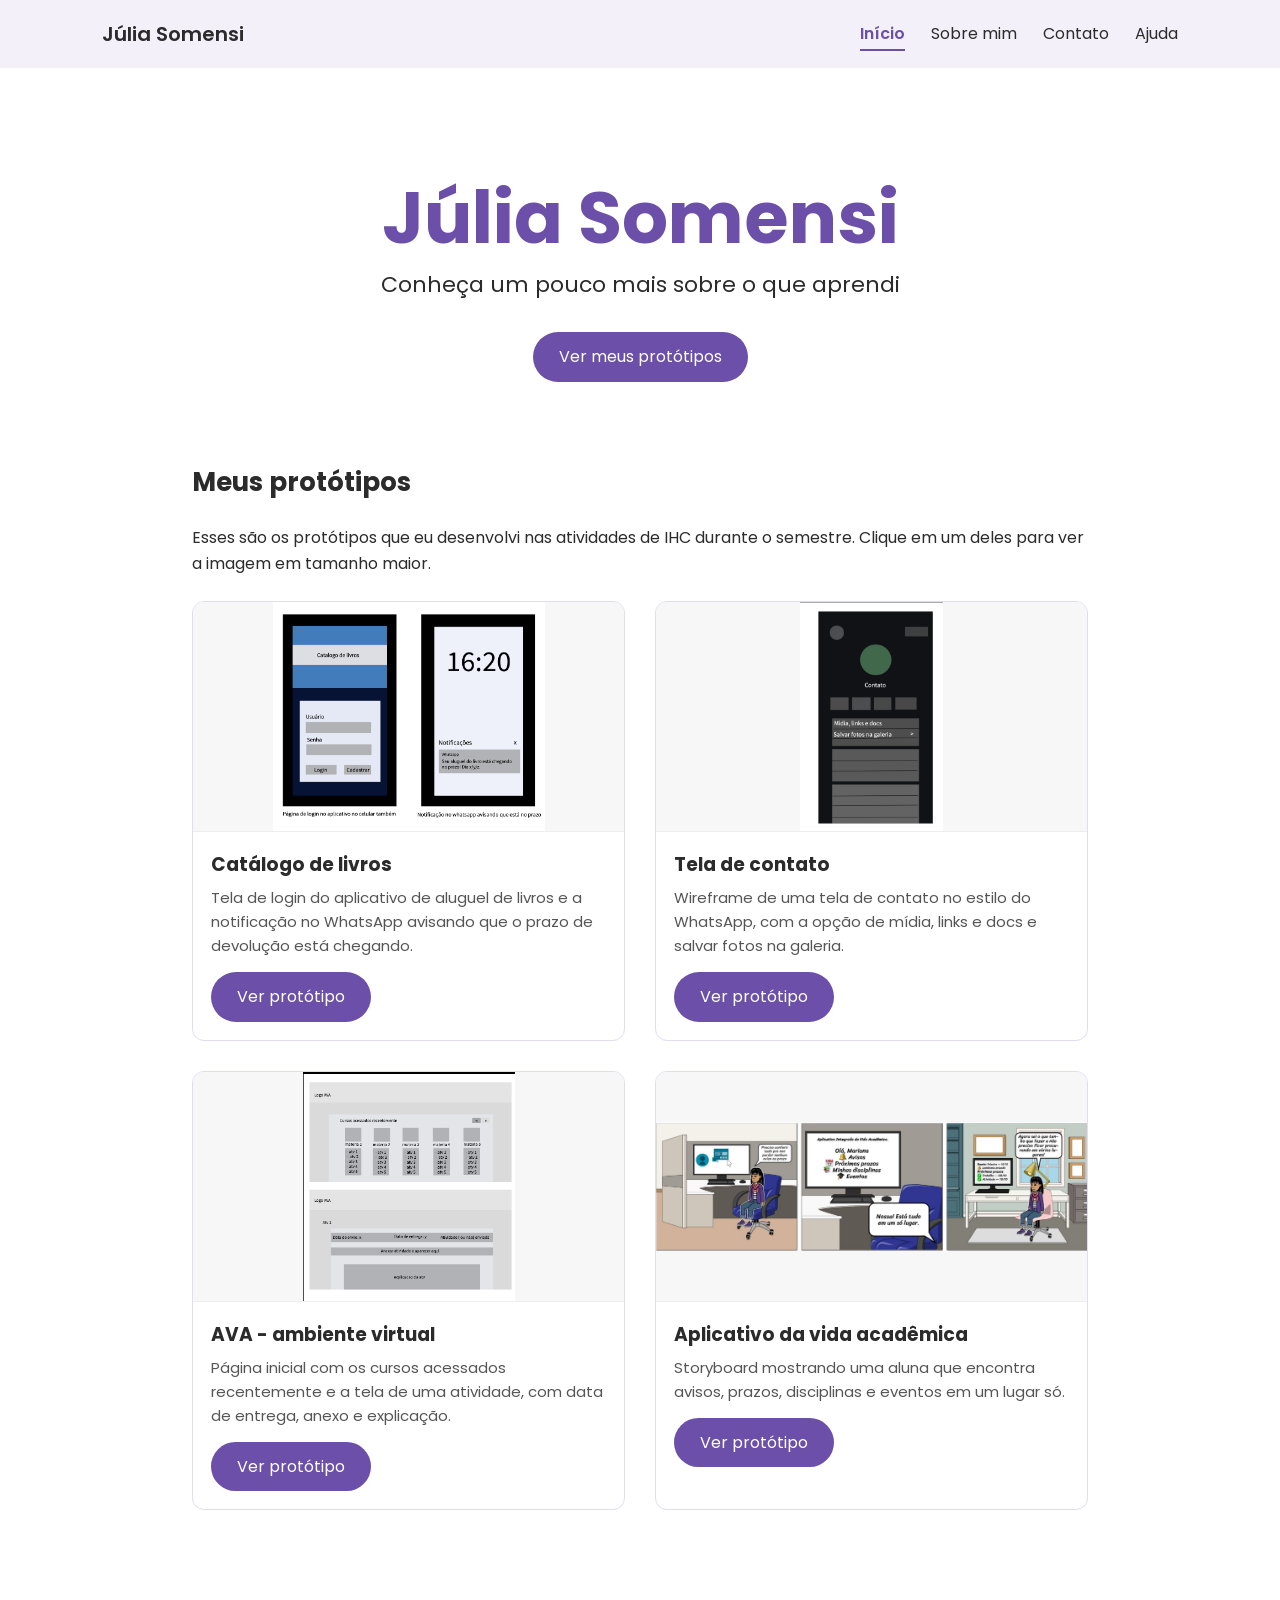
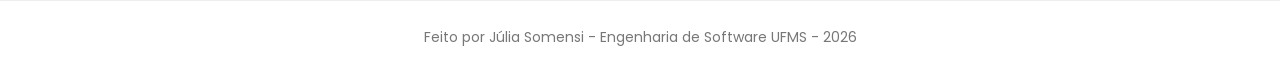
<file: index.html>
<!DOCTYPE html>
<html lang="pt-BR">
<head>
  <meta charset="UTF-8">
  <meta name="viewport" content="width=device-width, initial-scale=1.0">
  <title>Início - Júlia Somensi</title>
  <link href="https://fonts.googleapis.com/css2?family=Poppins:wght@400;600&display=swap" rel="stylesheet">
  <link rel="stylesheet" href="style.css">
</head>
<body>

  <header>
    <a href="index.html" class="nome-menu">Júlia Somensi</a>
    <nav>
      <a href="index.html" class="ativo">Início</a>
      <a href="sobre.html">Sobre mim</a>
      <a href="contato.html">Contato</a>
      <a href="ajuda.html">Ajuda</a>
    </nav>
  </header>

  <main>
    <section class="inicio">
      <h1>Júlia Somensi</h1>
      <p>Conheça um pouco mais sobre o que aprendi</p>
      <a href="#prototipos" class="botao">Ver meus protótipos</a>
    </section>

    <h2 id="prototipos">Meus protótipos</h2>
    <p>Esses são os protótipos que eu desenvolvi nas atividades de IHC durante o semestre. Clique em um deles para ver a imagem em tamanho maior.</p>

    <div class="prototipos">
      <div class="card">
        <a href="img/catalogo-livros.png" target="_blank"><img src="img/catalogo-livros.png" alt="Protótipo: Catálogo de livros"></a>
        <div class="card-texto">
          <h3>Catálogo de livros</h3>
          <p>Tela de login do aplicativo de aluguel de livros e a notificação no WhatsApp avisando que o prazo de devolução está chegando.</p>
          <a href="img/catalogo-livros.png" target="_blank" class="botao">Ver protótipo</a>
        </div>
      </div>
      <div class="card">
        <a href="img/contato-whatsapp.png" target="_blank"><img src="img/contato-whatsapp.png" alt="Protótipo: Tela de contato"></a>
        <div class="card-texto">
          <h3>Tela de contato</h3>
          <p>Wireframe de uma tela de contato no estilo do WhatsApp, com a opção de mídia, links e docs e salvar fotos na galeria.</p>
          <a href="img/contato-whatsapp.png" target="_blank" class="botao">Ver protótipo</a>
        </div>
      </div>
      <div class="card">
        <a href="img/ava.png" target="_blank"><img src="img/ava.png" alt="Protótipo: AVA - ambiente virtual"></a>
        <div class="card-texto">
          <h3>AVA - ambiente virtual</h3>
          <p>Página inicial com os cursos acessados recentemente e a tela de uma atividade, com data de entrega, anexo e explicação.</p>
          <a href="img/ava.png" target="_blank" class="botao">Ver protótipo</a>
        </div>
      </div>
      <div class="card">
        <a href="img/storyboard.png" target="_blank"><img src="img/storyboard.png" alt="Protótipo: Aplicativo da vida acadêmica"></a>
        <div class="card-texto">
          <h3>Aplicativo da vida acadêmica</h3>
          <p>Storyboard mostrando uma aluna que encontra avisos, prazos, disciplinas e eventos em um lugar só.</p>
          <a href="img/storyboard.png" target="_blank" class="botao">Ver protótipo</a>
        </div>
      </div>
    </div>
  </main>

  <footer>
    Feito por Júlia Somensi - Engenharia de Software UFMS - 2026
  </footer>

</body>
</html>
</file>
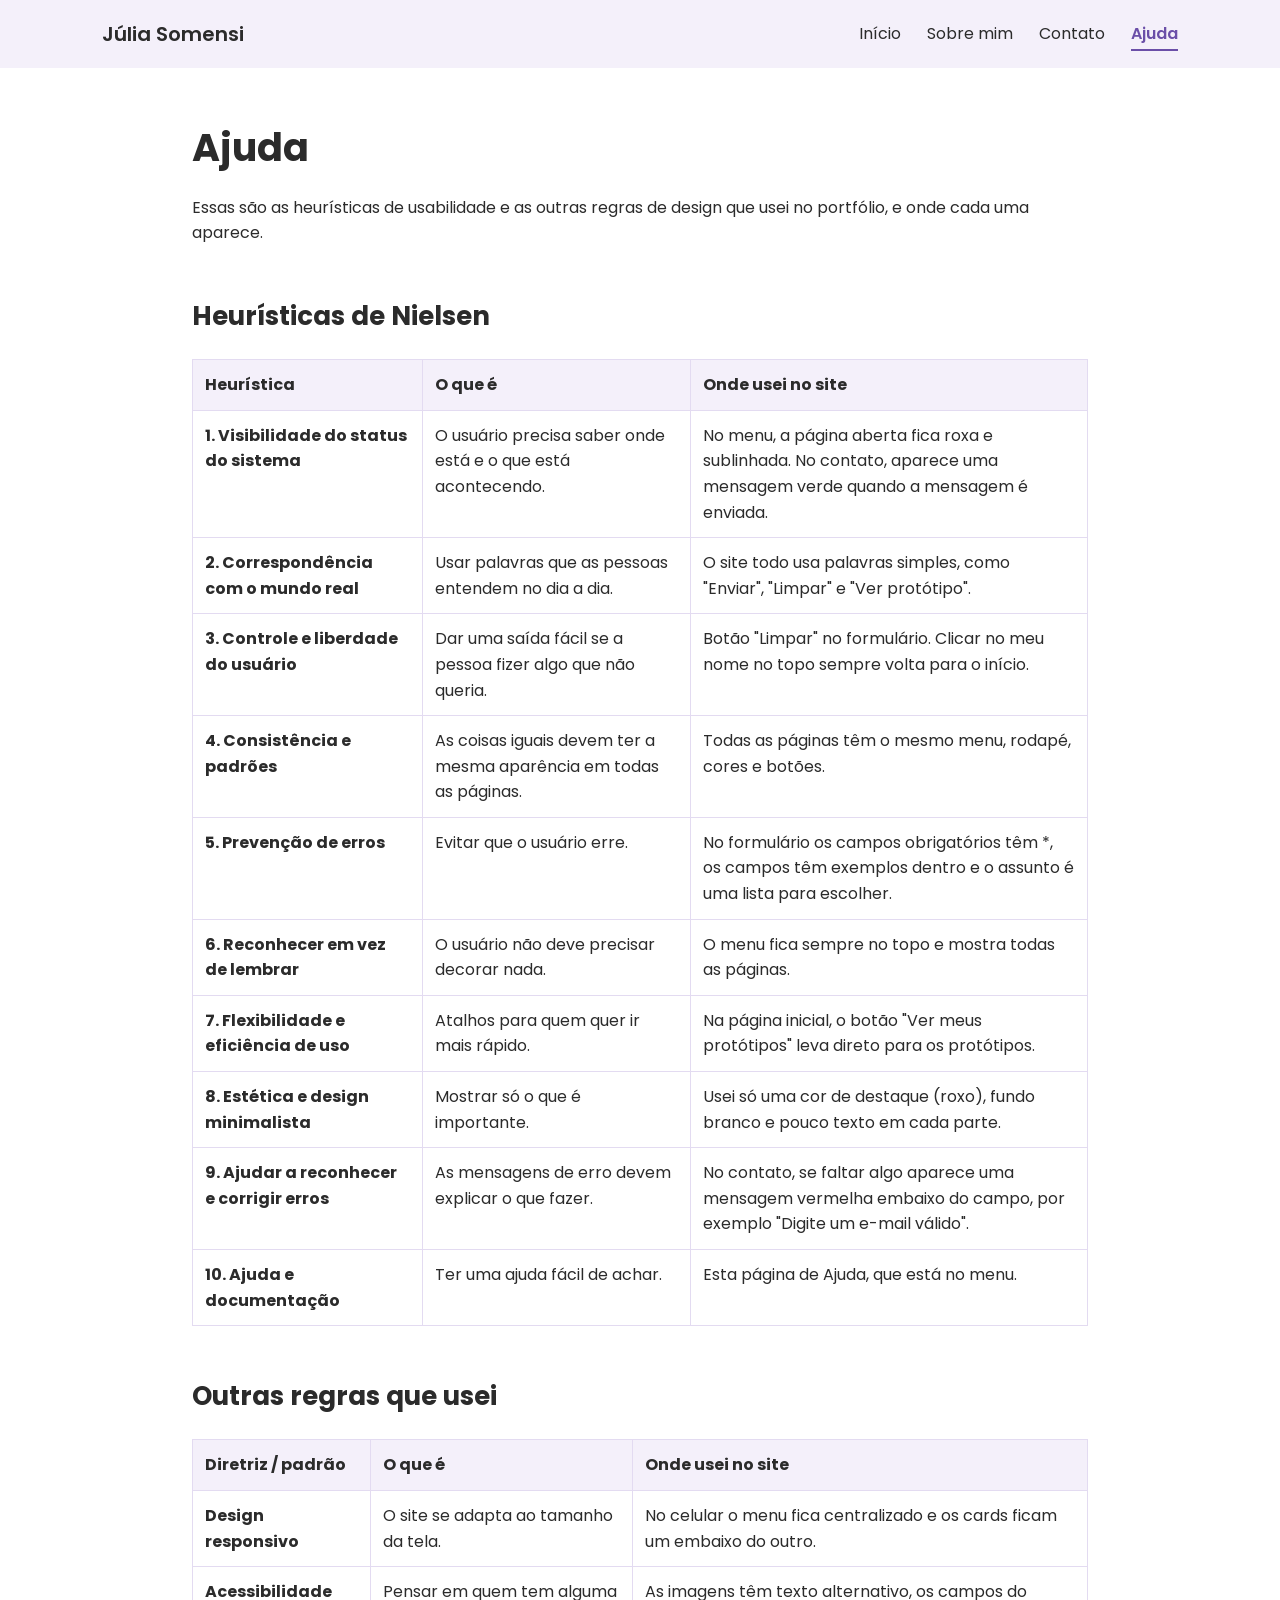
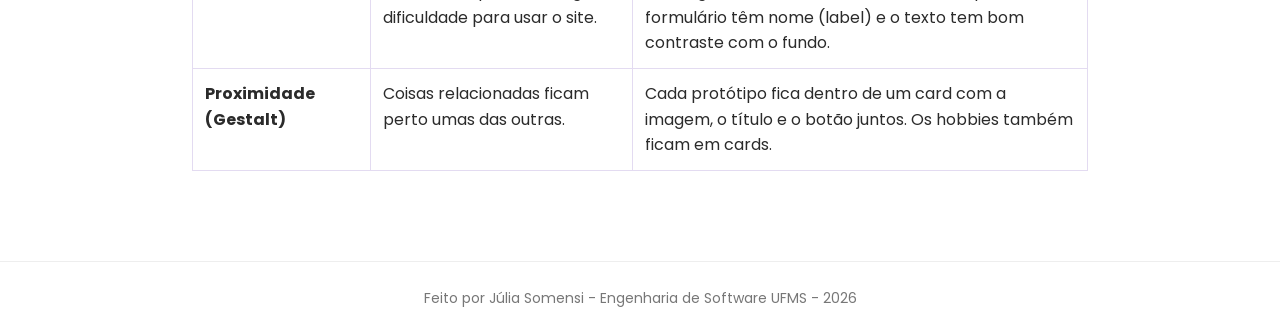
<file: ajuda.html>
<!DOCTYPE html>
<html lang="pt-BR">
<head>
  <meta charset="UTF-8">
  <meta name="viewport" content="width=device-width, initial-scale=1.0">
  <title>Ajuda - Júlia Somensi</title>
  <link href="https://fonts.googleapis.com/css2?family=Poppins:wght@400;600&display=swap" rel="stylesheet">
  <link rel="stylesheet" href="style.css">
</head>
<body>

  <header>
    <a href="index.html" class="nome-menu">Júlia Somensi</a>
    <nav>
      <a href="index.html">Início</a>
      <a href="sobre.html">Sobre mim</a>
      <a href="contato.html">Contato</a>
      <a href="ajuda.html" class="ativo">Ajuda</a>
    </nav>
  </header>

  <main>
    <h1>Ajuda</h1>
    <p>Essas são as heurísticas de usabilidade e as outras regras de design que usei no portfólio, e onde cada uma aparece.</p>

    <h2>Heurísticas de Nielsen</h2>
    <table>
      <tr>
        <th>Heurística</th>
        <th>O que é</th>
        <th>Onde usei no site</th>
      </tr>
        <tr>
          <td><strong>1. Visibilidade do status do sistema</strong></td>
          <td>O usuário precisa saber onde está e o que está acontecendo.</td>
          <td>No menu, a página aberta fica roxa e sublinhada. No contato, aparece uma mensagem verde quando a mensagem é enviada.</td>
        </tr>
        <tr>
          <td><strong>2. Correspondência com o mundo real</strong></td>
          <td>Usar palavras que as pessoas entendem no dia a dia.</td>
          <td>O site todo usa palavras simples, como "Enviar", "Limpar" e "Ver protótipo".</td>
        </tr>
        <tr>
          <td><strong>3. Controle e liberdade do usuário</strong></td>
          <td>Dar uma saída fácil se a pessoa fizer algo que não queria.</td>
          <td>Botão "Limpar" no formulário. Clicar no meu nome no topo sempre volta para o início.</td>
        </tr>
        <tr>
          <td><strong>4. Consistência e padrões</strong></td>
          <td>As coisas iguais devem ter a mesma aparência em todas as páginas.</td>
          <td>Todas as páginas têm o mesmo menu, rodapé, cores e botões.</td>
        </tr>
        <tr>
          <td><strong>5. Prevenção de erros</strong></td>
          <td>Evitar que o usuário erre.</td>
          <td>No formulário os campos obrigatórios têm *, os campos têm exemplos dentro e o assunto é uma lista para escolher.</td>
        </tr>
        <tr>
          <td><strong>6. Reconhecer em vez de lembrar</strong></td>
          <td>O usuário não deve precisar decorar nada.</td>
          <td>O menu fica sempre no topo e mostra todas as páginas.</td>
        </tr>
        <tr>
          <td><strong>7. Flexibilidade e eficiência de uso</strong></td>
          <td>Atalhos para quem quer ir mais rápido.</td>
          <td>Na página inicial, o botão "Ver meus protótipos" leva direto para os protótipos.</td>
        </tr>
        <tr>
          <td><strong>8. Estética e design minimalista</strong></td>
          <td>Mostrar só o que é importante.</td>
          <td>Usei só uma cor de destaque (roxo), fundo branco e pouco texto em cada parte.</td>
        </tr>
        <tr>
          <td><strong>9. Ajudar a reconhecer e corrigir erros</strong></td>
          <td>As mensagens de erro devem explicar o que fazer.</td>
          <td>No contato, se faltar algo aparece uma mensagem vermelha embaixo do campo, por exemplo "Digite um e-mail válido".</td>
        </tr>
        <tr>
          <td><strong>10. Ajuda e documentação</strong></td>
          <td>Ter uma ajuda fácil de achar.</td>
          <td>Esta página de Ajuda, que está no menu.</td>
        </tr>
    </table>

    <h2>Outras regras que usei</h2>
    <table>
      <tr>
        <th>Diretriz / padrão</th>
        <th>O que é</th>
        <th>Onde usei no site</th>
      </tr>
        <tr>
          <td><strong>Design responsivo</strong></td>
          <td>O site se adapta ao tamanho da tela.</td>
          <td>No celular o menu fica centralizado e os cards ficam um embaixo do outro.</td>
        </tr>
        <tr>
          <td><strong>Acessibilidade</strong></td>
          <td>Pensar em quem tem alguma dificuldade para usar o site.</td>
          <td>As imagens têm texto alternativo, os campos do formulário têm nome (label) e o texto tem bom contraste com o fundo.</td>
        </tr>
        <tr>
          <td><strong>Proximidade (Gestalt)</strong></td>
          <td>Coisas relacionadas ficam perto umas das outras.</td>
          <td>Cada protótipo fica dentro de um card com a imagem, o título e o botão juntos. Os hobbies também ficam em cards.</td>
        </tr>
    </table>
  </main>

  <footer>
    Feito por Júlia Somensi - Engenharia de Software UFMS - 2026
  </footer>

</body>
</html>
</file>
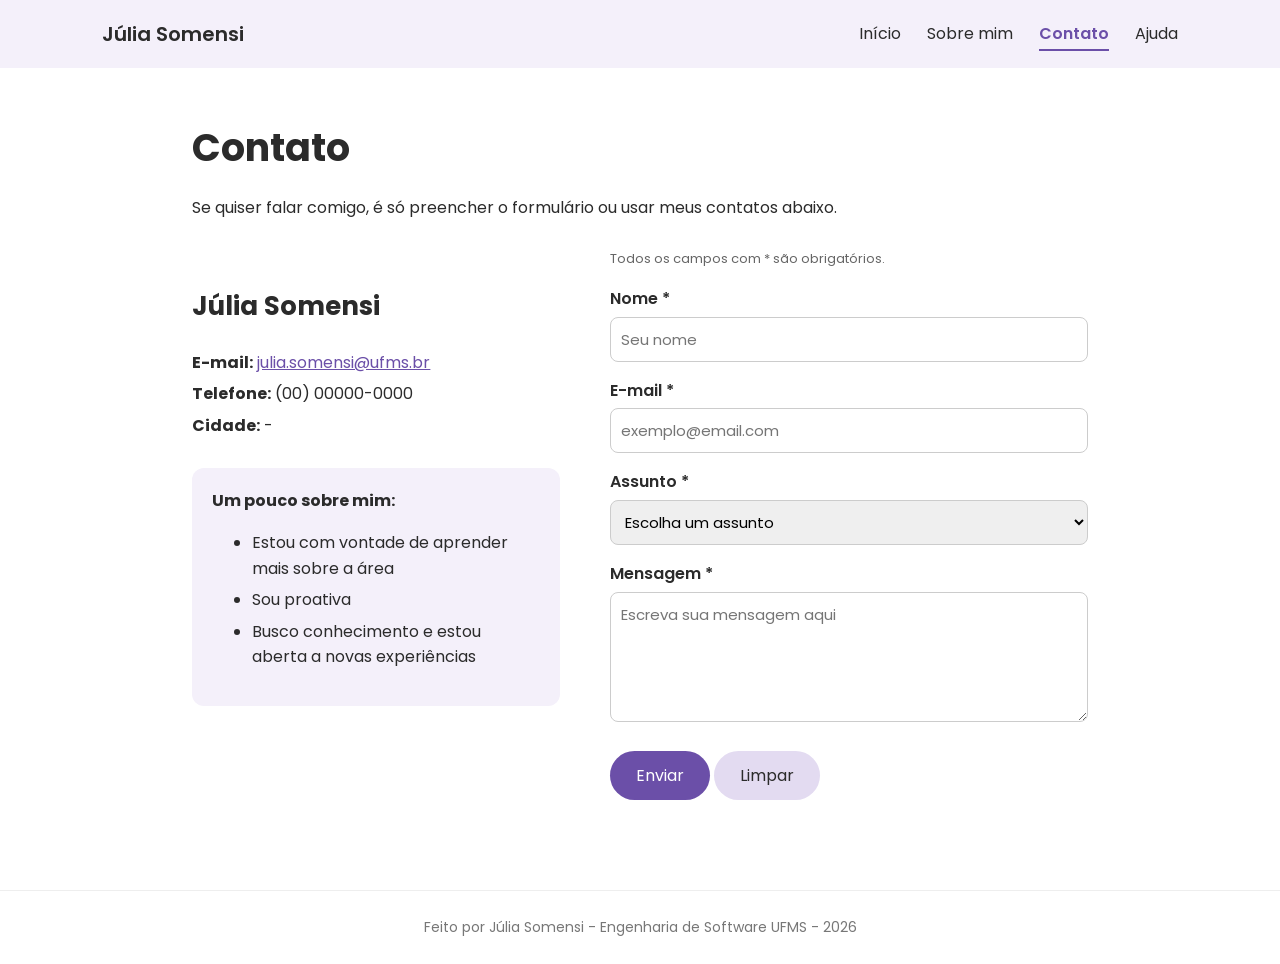
<file: contato.html>
<!DOCTYPE html>
<html lang="pt-BR">
<head>
  <meta charset="UTF-8">
  <meta name="viewport" content="width=device-width, initial-scale=1.0">
  <title>Contato - Júlia Somensi</title>
  <link href="https://fonts.googleapis.com/css2?family=Poppins:wght@400;600&display=swap" rel="stylesheet">
  <link rel="stylesheet" href="style.css">
</head>
<body>

  <header>
    <a href="index.html" class="nome-menu">Júlia Somensi</a>
    <nav>
      <a href="index.html">Início</a>
      <a href="sobre.html">Sobre mim</a>
      <a href="contato.html" class="ativo">Contato</a>
      <a href="ajuda.html">Ajuda</a>
    </nav>
  </header>

  <main>
    <h1>Contato</h1>
    <p>Se quiser falar comigo, é só preencher o formulário ou usar meus contatos abaixo.</p>

    <div class="contato">
      <div class="info-contato">
        <h2>Júlia Somensi</h2>
        <p><strong>E-mail:</strong> <a href="mailto:julia.somensi@ufms.br">julia.somensi@ufms.br</a></p>
        <p><strong>Telefone:</strong> (00) 00000-0000</p>
        <p><strong>Cidade:</strong> -</p>

        <div class="sobre-mim-contato">
          <strong>Um pouco sobre mim:</strong>
          <ul>
            <li>Estou com vontade de aprender mais sobre a área</li>
            <li>Sou proativa</li>
            <li>Busco conhecimento e estou aberta a novas experiências</li>
          </ul>
        </div>
      </div>

      <form id="formulario" novalidate>
        <p class="obs">Todos os campos com * são obrigatórios.</p>

        <label for="nome">Nome *</label>
        <input type="text" id="nome" placeholder="Seu nome">
        <p class="erro" id="erro-nome"></p>

        <label for="email">E-mail *</label>
        <input type="email" id="email" placeholder="exemplo@email.com">
        <p class="erro" id="erro-email"></p>

        <label for="assunto">Assunto *</label>
        <select id="assunto">
          <option value="">Escolha um assunto</option>
          <option>Trabalho da faculdade</option>
          <option>Oportunidade de estágio</option>
          <option>Outro</option>
        </select>
        <p class="erro" id="erro-assunto"></p>

        <label for="mensagem">Mensagem *</label>
        <textarea id="mensagem" placeholder="Escreva sua mensagem aqui"></textarea>
        <p class="erro" id="erro-mensagem"></p>

        <div class="botoes-form">
          <button type="submit" class="botao">Enviar</button>
          <button type="reset" class="botao botao-claro">Limpar</button>
        </div>

        <p class="sucesso" id="sucesso" style="display: none;"></p>
      </form>
    </div>
  </main>

  <script>
    // confere se os campos foram preenchidos antes de enviar
    var form = document.getElementById("formulario");

    form.addEventListener("submit", function (e) {
      e.preventDefault();
      var ok = true;

      var nome = document.getElementById("nome").value.trim();
      var email = document.getElementById("email").value.trim();
      var assunto = document.getElementById("assunto").value;
      var mensagem = document.getElementById("mensagem").value.trim();

      document.getElementById("erro-nome").textContent = "";
      document.getElementById("erro-email").textContent = "";
      document.getElementById("erro-assunto").textContent = "";
      document.getElementById("erro-mensagem").textContent = "";
      document.getElementById("sucesso").style.display = "none";

      if (nome === "") {
        document.getElementById("erro-nome").textContent = "Preencha seu nome.";
        ok = false;
      }
      if (email === "" || !email.includes("@") || !email.includes(".")) {
        document.getElementById("erro-email").textContent = "Digite um e-mail válido (ex: nome@email.com).";
        ok = false;
      }
      if (assunto === "") {
        document.getElementById("erro-assunto").textContent = "Escolha um assunto.";
        ok = false;
      }
      if (mensagem === "") {
        document.getElementById("erro-mensagem").textContent = "Escreva uma mensagem.";
        ok = false;
      }

      if (ok) {
        document.getElementById("sucesso").textContent = "Mensagem enviada! Obrigada, " + nome + ". Vou responder assim que puder.";
        document.getElementById("sucesso").style.display = "block";
        form.reset();
      }
    });

    form.addEventListener("reset", function () {
      document.getElementById("erro-nome").textContent = "";
      document.getElementById("erro-email").textContent = "";
      document.getElementById("erro-assunto").textContent = "";
      document.getElementById("erro-mensagem").textContent = "";
    });
  </script>

  <footer>
    Feito por Júlia Somensi - Engenharia de Software UFMS - 2026
  </footer>

</body>
</html>
</file>
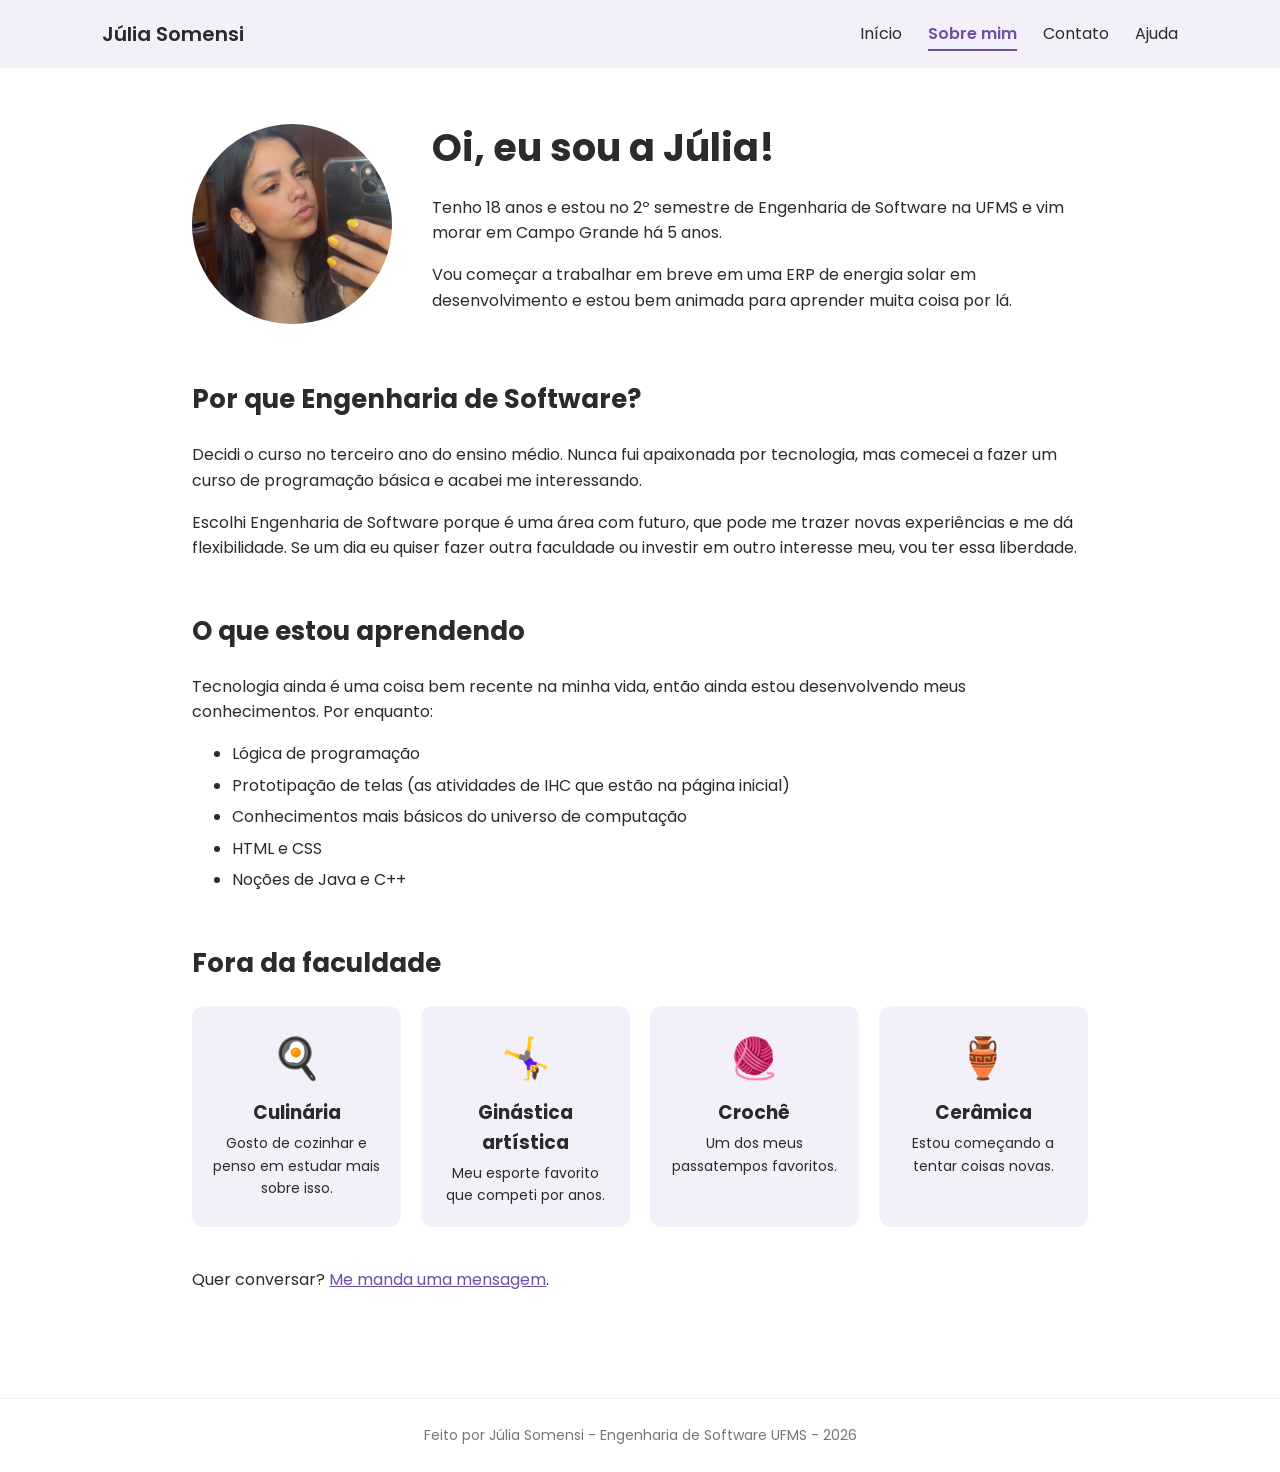
<file: sobre.html>
<!DOCTYPE html>
<html lang="pt-BR">
<head>
  <meta charset="UTF-8">
  <meta name="viewport" content="width=device-width, initial-scale=1.0">
  <title>Sobre mim - Júlia Somensi</title>
  <link href="https://fonts.googleapis.com/css2?family=Poppins:wght@400;600&display=swap" rel="stylesheet">
  <link rel="stylesheet" href="style.css">
</head>
<body>

  <header>
    <a href="index.html" class="nome-menu">Júlia Somensi</a>
    <nav>
      <a href="index.html">Início</a>
      <a href="sobre.html" class="ativo">Sobre mim</a>
      <a href="contato.html">Contato</a>
      <a href="ajuda.html">Ajuda</a>
    </nav>
  </header>

  <main>
    <div class="sobre-topo">
      <img class="foto" src="img/foto.png" alt="Foto da Júlia">
      <div>
        <h1>Oi, eu sou a Júlia!</h1>
        <p>Tenho 18 anos e estou no 2º semestre de Engenharia de Software na UFMS e vim morar em Campo Grande há 5 anos.</p>
        <p>Vou começar a trabalhar em breve em uma ERP de energia solar em desenvolvimento e estou bem animada para aprender muita coisa por lá.</p>
      </div>
    </div>

    <h2>Por que Engenharia de Software?</h2>
    <p>Decidi o curso no terceiro ano do ensino médio. Nunca fui apaixonada por tecnologia, mas comecei a fazer um curso de programação básica e acabei me interessando.</p>
    <p>Escolhi Engenharia de Software porque é uma área com futuro, que pode me trazer novas experiências e me dá flexibilidade. Se um dia eu quiser fazer outra faculdade ou investir em outro interesse meu, vou ter essa liberdade.</p>

    <h2>O que estou aprendendo</h2>
    <p>Tecnologia ainda é uma coisa bem recente na minha vida, então ainda estou desenvolvendo meus conhecimentos. Por enquanto:</p>
    <ul class="lista-aprendendo">
      <li>Lógica de programação</li>
      <li>Prototipação de telas (as atividades de IHC que estão na página inicial)</li>
      <li>Conhecimentos mais básicos do universo de computação</li>
      <li>HTML e CSS</li>
      <li>Noções de Java e C++</li>
    </ul>

    <h2>Fora da faculdade</h2>
    <div class="hobbies">
      <div class="hobby">
        <span>🍳</span>
        <h3>Culinária</h3>
        <p>Gosto de cozinhar e penso em estudar mais sobre isso.</p>
      </div>
      <div class="hobby">
        <span>🤸‍♀️</span>
        <h3>Ginástica artística</h3>
        <p>Meu esporte favorito que competi por anos.</p>
      </div>
      <div class="hobby">
        <span>🧶</span>
        <h3>Crochê</h3>
        <p>Um dos meus passatempos favoritos.</p>
      </div>
      <div class="hobby">
        <span>🏺</span>
        <h3>Cerâmica</h3>
        <p>Estou começando a tentar coisas novas.</p>
      </div>
    </div>

    <p style="margin-top: 40px;">Quer conversar? <a href="contato.html">Me manda uma mensagem</a>.</p>
  </main>

  <footer>
    Feito por Júlia Somensi - Engenharia de Software UFMS - 2026
  </footer>

</body>
</html>
</file>
<file: style.css>
/* estilo do portfolio - julia somensi */

* {
  box-sizing: border-box;
}

body {
  margin: 0;
  font-family: 'Poppins', Arial, sans-serif;
  color: #2b2b2b;
  background-color: #ffffff;
  line-height: 1.6;
}

a {
  color: #6b4fa8;
}

/* menu */
header {
  background-color: #f4f0fa;
  padding: 18px 8%;
  display: flex;
  justify-content: space-between;
  align-items: center;
  flex-wrap: wrap;
  gap: 10px;
}

.nome-menu {
  font-weight: 600;
  font-size: 20px;
  color: #2b2b2b;
  text-decoration: none;
}

nav a {
  text-decoration: none;
  color: #2b2b2b;
  margin-left: 22px;
  padding-bottom: 4px;
}

nav a:hover {
  color: #6b4fa8;
}

/* pagina que esta aberta */
nav a.ativo {
  color: #6b4fa8;
  font-weight: 600;
  border-bottom: 2px solid #6b4fa8;
}

main {
  padding: 50px 8%;
  max-width: 1100px;
  margin: 0 auto;
}

h1 {
  font-size: 38px;
  margin: 0 0 10px;
}

h2 {
  font-size: 26px;
  margin-top: 50px;
}

/* inicio */
.inicio {
  text-align: center;
  padding: 60px 0 30px;
}

.inicio h1 {
  font-size: 72px;
  color: #6b4fa8;
  line-height: 1.1;
}

.inicio p {
  font-size: 22px;
  margin: 10px 0 30px;
}

.botao {
  display: inline-block;
  background-color: #6b4fa8;
  color: white;
  padding: 12px 26px;
  border-radius: 25px;
  text-decoration: none;
  border: none;
  font-family: inherit;
  font-size: 16px;
  cursor: pointer;
}

.botao:hover {
  background-color: #523b85;
}

.botao-claro {
  background-color: #e3dbf1;
  color: #2b2b2b;
}

.botao-claro:hover {
  background-color: #d2c6ea;
}

/* cards dos prototipos */
.prototipos {
  display: grid;
  grid-template-columns: 1fr 1fr;
  gap: 30px;
  margin-top: 25px;
}

.card {
  border: 1px solid #e3dbf1;
  border-radius: 12px;
  overflow: hidden;
  background-color: #fff;
}

.card:hover {
  box-shadow: 0 4px 14px rgba(0, 0, 0, 0.1);
}

.card img {
  width: 100%;
  height: 230px;
  object-fit: contain;
  background-color: #f7f7f7;
  display: block;
  border-bottom: 1px solid #eee;
}

.card-texto {
  padding: 18px;
}

.card-texto h3 {
  margin: 0 0 6px;
}

.card-texto p {
  margin: 0 0 14px;
  font-size: 15px;
  color: #555;
}

.tag {
  display: inline-block;
  font-size: 12px;
  background-color: #f4f0fa;
  color: #6b4fa8;
  padding: 3px 10px;
  border-radius: 10px;
  margin-bottom: 8px;
}

/* sobre mim */
.sobre-topo {
  display: flex;
  gap: 40px;
  align-items: center;
}

.foto {
  width: 200px;
  height: 200px;
  border-radius: 50%;
  background-color: #e3dbf1;
  flex-shrink: 0;
  display: flex;
  align-items: center;
  justify-content: center;
  font-size: 60px;
  color: #6b4fa8;
  font-weight: 600;
}

.hobbies {
  display: grid;
  grid-template-columns: repeat(4, 1fr);
  gap: 20px;
}

.hobby {
  background-color: #f4f0fa;
  border-radius: 12px;
  padding: 20px;
  text-align: center;
}

.hobby span {
  font-size: 40px;
}

.hobby h3 {
  margin: 8px 0 4px;
}

.hobby p {
  margin: 0;
  font-size: 14px;
}

.lista-aprendendo li {
  margin-bottom: 6px;
}

/* contato */
.contato {
  display: grid;
  grid-template-columns: 1fr 1.3fr;
  gap: 50px;
}

.info-contato p {
  margin: 6px 0;
}

.sobre-mim-contato {
  margin-top: 30px;
  padding: 20px;
  background-color: #f4f0fa;
  border-radius: 12px;
}

.sobre-mim-contato li {
  margin-bottom: 6px;
}

form label {
  display: block;
  font-weight: 600;
  margin-top: 16px;
  margin-bottom: 5px;
}

form input,
form select,
form textarea {
  width: 100%;
  padding: 10px;
  border: 1px solid #ccc;
  border-radius: 8px;
  font-family: inherit;
  font-size: 15px;
}

form input:focus,
form select:focus,
form textarea:focus {
  border-color: #6b4fa8;
  outline: 2px solid #e3dbf1;
}

form textarea {
  height: 130px;
  resize: vertical;
}

.obs {
  font-size: 13px;
  color: #666;
}

.erro {
  color: #c0392b;
  font-size: 14px;
  margin: 4px 0 0;
}

.sucesso {
  background-color: #e3f5e5;
  color: #2e7d32;
  padding: 12px;
  border-radius: 8px;
  margin-top: 20px;
}

.botoes-form {
  margin-top: 22px;
}

/* ajuda */
table {
  width: 100%;
  border-collapse: collapse;
  margin-top: 20px;
}

th, td {
  border: 1px solid #e3dbf1;
  padding: 12px;
  text-align: left;
  vertical-align: top;
}

th {
  background-color: #f4f0fa;
}

footer {
  text-align: center;
  padding: 25px;
  font-size: 14px;
  color: #777;
  border-top: 1px solid #eee;
  margin-top: 40px;
}

/* celular */
@media (max-width: 750px) {
  header {
    flex-direction: column;
  }

  nav a {
    margin: 0 10px;
  }

  .inicio h1 {
    font-size: 46px;
  }

  .prototipos,
  .contato {
    grid-template-columns: 1fr;
  }

  .hobbies {
    grid-template-columns: 1fr 1fr;
  }

  .sobre-topo {
    flex-direction: column;
    text-align: center;
  }

  table {
    font-size: 14px;
  }
}
img.foto {
  object-fit: cover;
}
</file>
